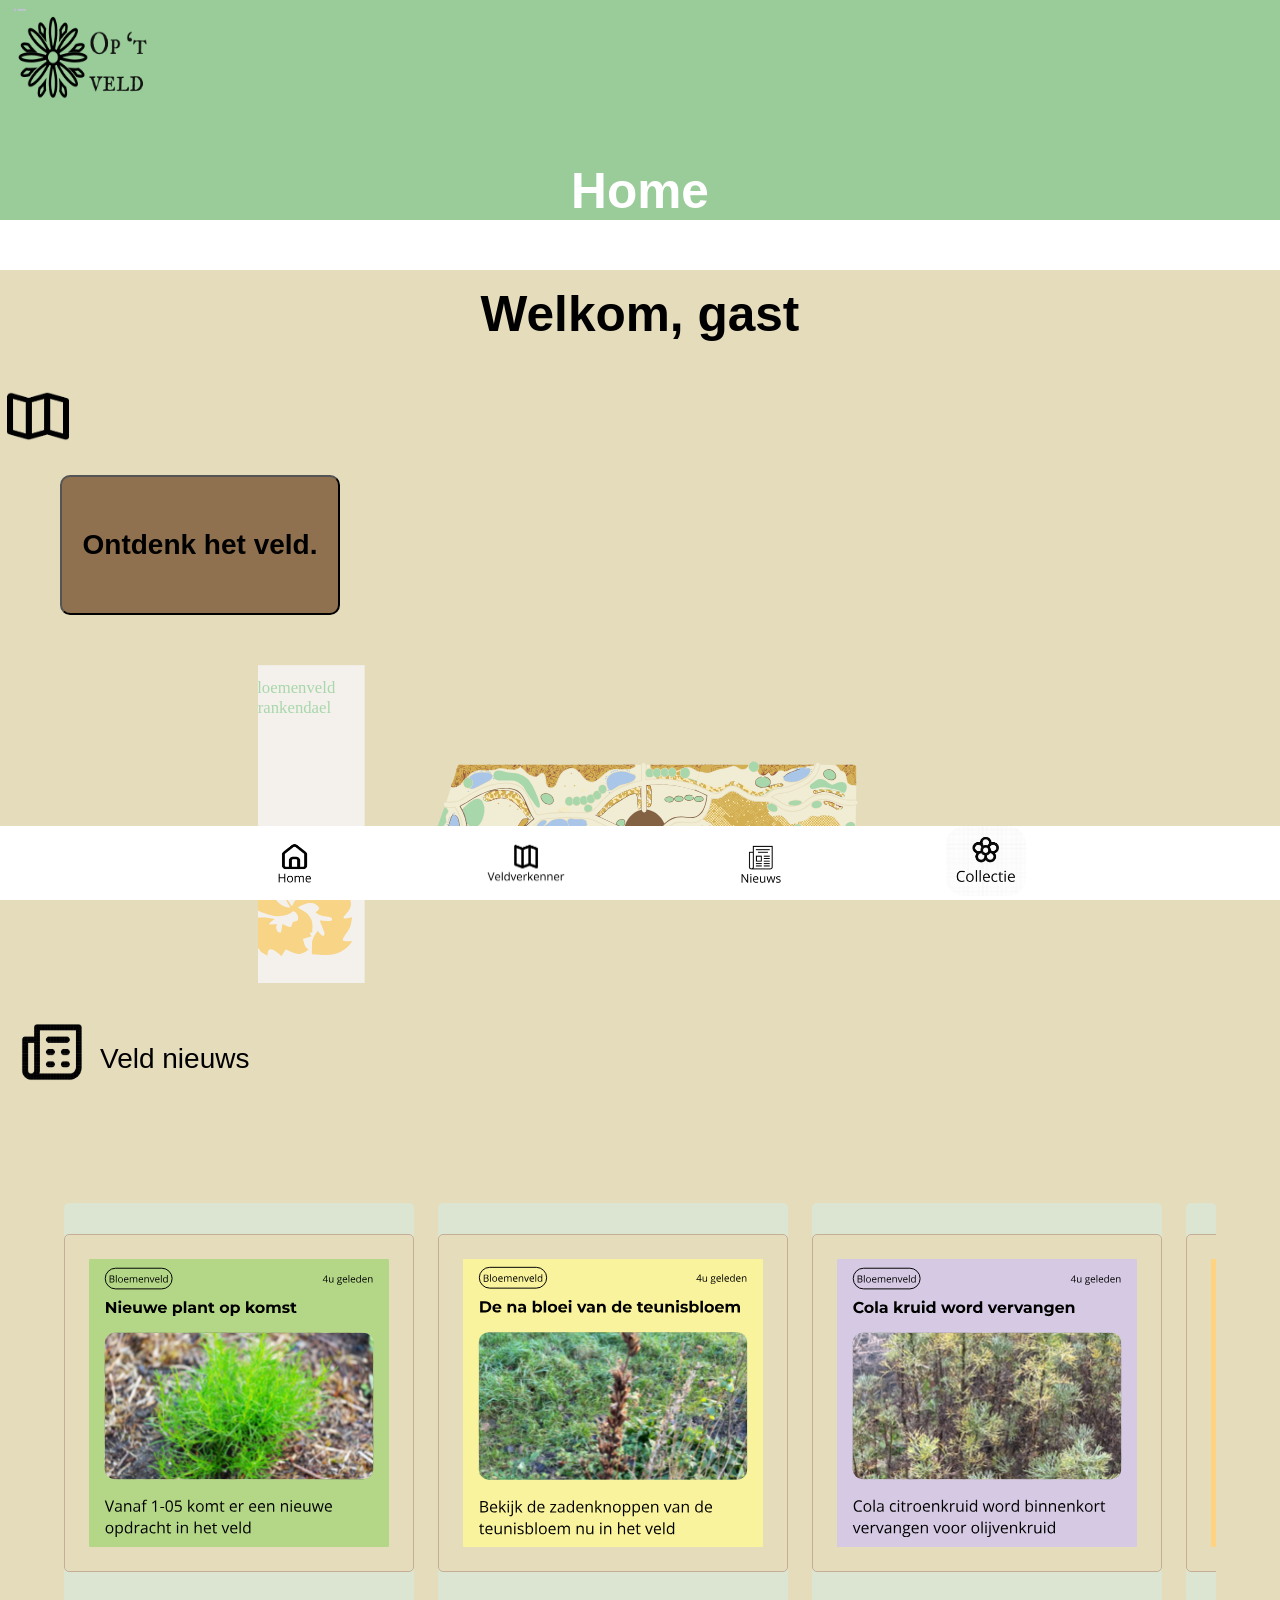
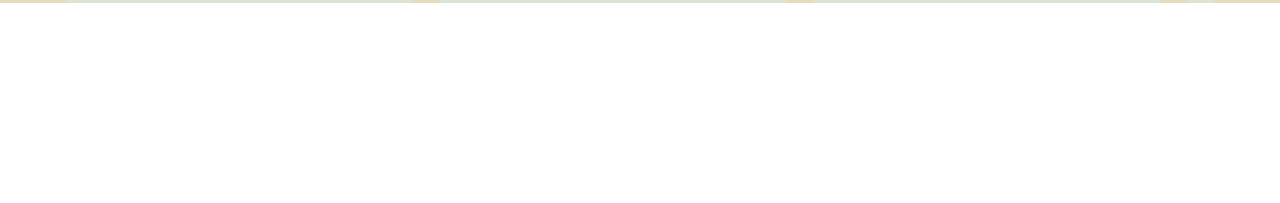
<file: index.html>
<!DOCTYPE html>
<html lang="en">
<head>
    <meta charset="UTF-8">
    <meta name="viewport" content="width=device-width initial-scale=1.0">
    <title>Homepage</title>
    <link rel="stylesheet" href="CSS/styles.css">
</head>
<body>

    <!-- Header containing the website logo and page title -->
    <header>
        <img class="Logo" src="Images/LOGO2-removebg-preview.png" alt="Logo">
        <h1>Home</h1>
    </header>

    <!-- Main content of the homepage -->
    <main>

        <!-- Welcome message for the guest user -->
        <h1 class="welkom">Welkom, gast</h1>

        <!-- Section containing the introduction and link to the field explorer -->
         <img class="logo" src="Images/Vector.png" alt="">
        <section class="BC">
            <a href="veldverkenner.html">
                <button class="veldbutton"><strong>Ontdenk het veld.</strong></button>
            </a>
        </section>

        <br>

        <!-- Image of the flower field map -->
         <a href="veldverkenner.html">
        <div class="box">
            <img class="Map" src="Images/Bloemenveld_kaart.svg" alt="Kaart van het bloemenveld">
        </div></a>

        <!-- Heading for the field news section -->
        <section class="veld-nieuws">
            <img class="icon2" src="Images/veldverkenner1.png.png" alt="">
            <p>Veld nieuws</p>
        </section>

        <!-- Carousel displaying different locations and spots -->
        <section class="carousel">

            <!-- Track containing the carousel items -->
            <div class="carousel-track">

                <!-- Group of cards linking to different locations -->
                <div class="group">

                    <!-- Link to Coffeecompany -->
                    <a href="https://coffeecompany.nl/locations/wibautstraat-7/">
                        <div class="card">
                            <img class="spots" src="Images/Frame68.svg" alt="image of a coffee spot">
                        </div>
                    </a>

                    <!-- Link to campus relaxation spots -->
                    <a href="https://hvana.nl/nieuws/dit-zijn-de-plekken-om-te-chillen-op-de-campus">
                        <div class="card">
                            <img class="spots" src="Images/Frame79.svg" alt="image of a business building">
                        </div>
                    </a>

                    <!-- Link to the Wibauthuis library -->
                    <a href="https://www.hva.nl/locaties/wibauthuis-bibliotheek">
                        <div class="card">
                            <img class="spots" src="Images/Frame81.svg" alt="image of a library">
                        </div>
                    </a>

                    <!-- Link to the Benno Premselahuis -->
                    <a href="https://www.hva.nl/locaties/benno-premselahuis">
                        <div class="card">
                            <img class="spots" src="Images/Frame82.svg" alt="image of the BPH house">
                        </div>
                    </a>

                </div>
            </div>
        </section>

    </main>

    <!-- Footer containing the main navigation links -->
    <footer class="navfooter">

        <!-- Navigation link to the homepage -->
        <a href="index.html" class="nav item">
            <img class="NF" src="Images/Home.PNG" alt="Home">
        </a>

        <!-- Navigation link to the field explorer -->
        <a href="veldverkenner.html" class="nav item">
            <img class="NG" src="Images/Veldverkenner.PNG" alt="Veldverkenner">
        </a>

        <!-- Navigation link to the news page -->
        <a href="" class="nav item">
            <img class="NF" src="Images/news.PNG" alt="Nieuws">
        </a>

        <!-- Navigation link to the collection page -->
        <a href="collectie.html" class="nav item">
            <img class="NF" src="Images/collectie.PNG" alt="Collectie">
        </a>

    </footer>

</body>
</html>
</file>
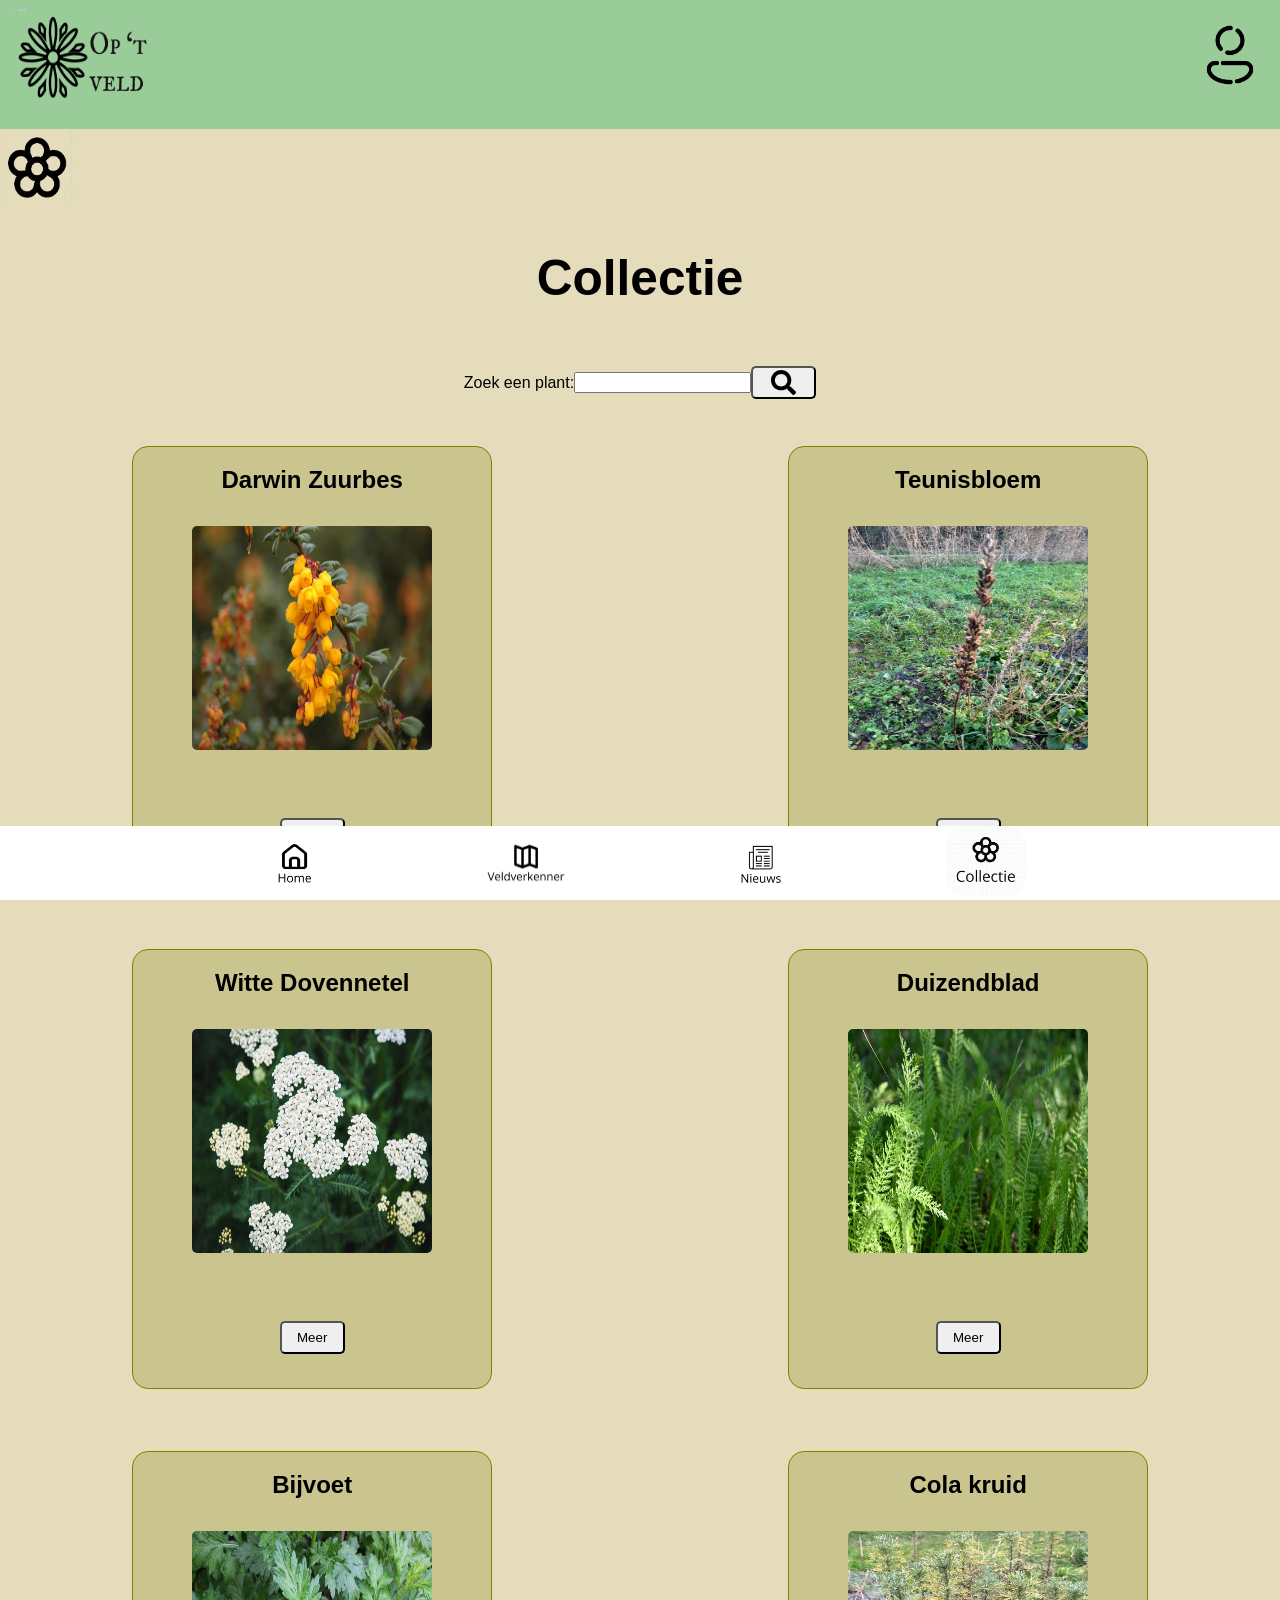
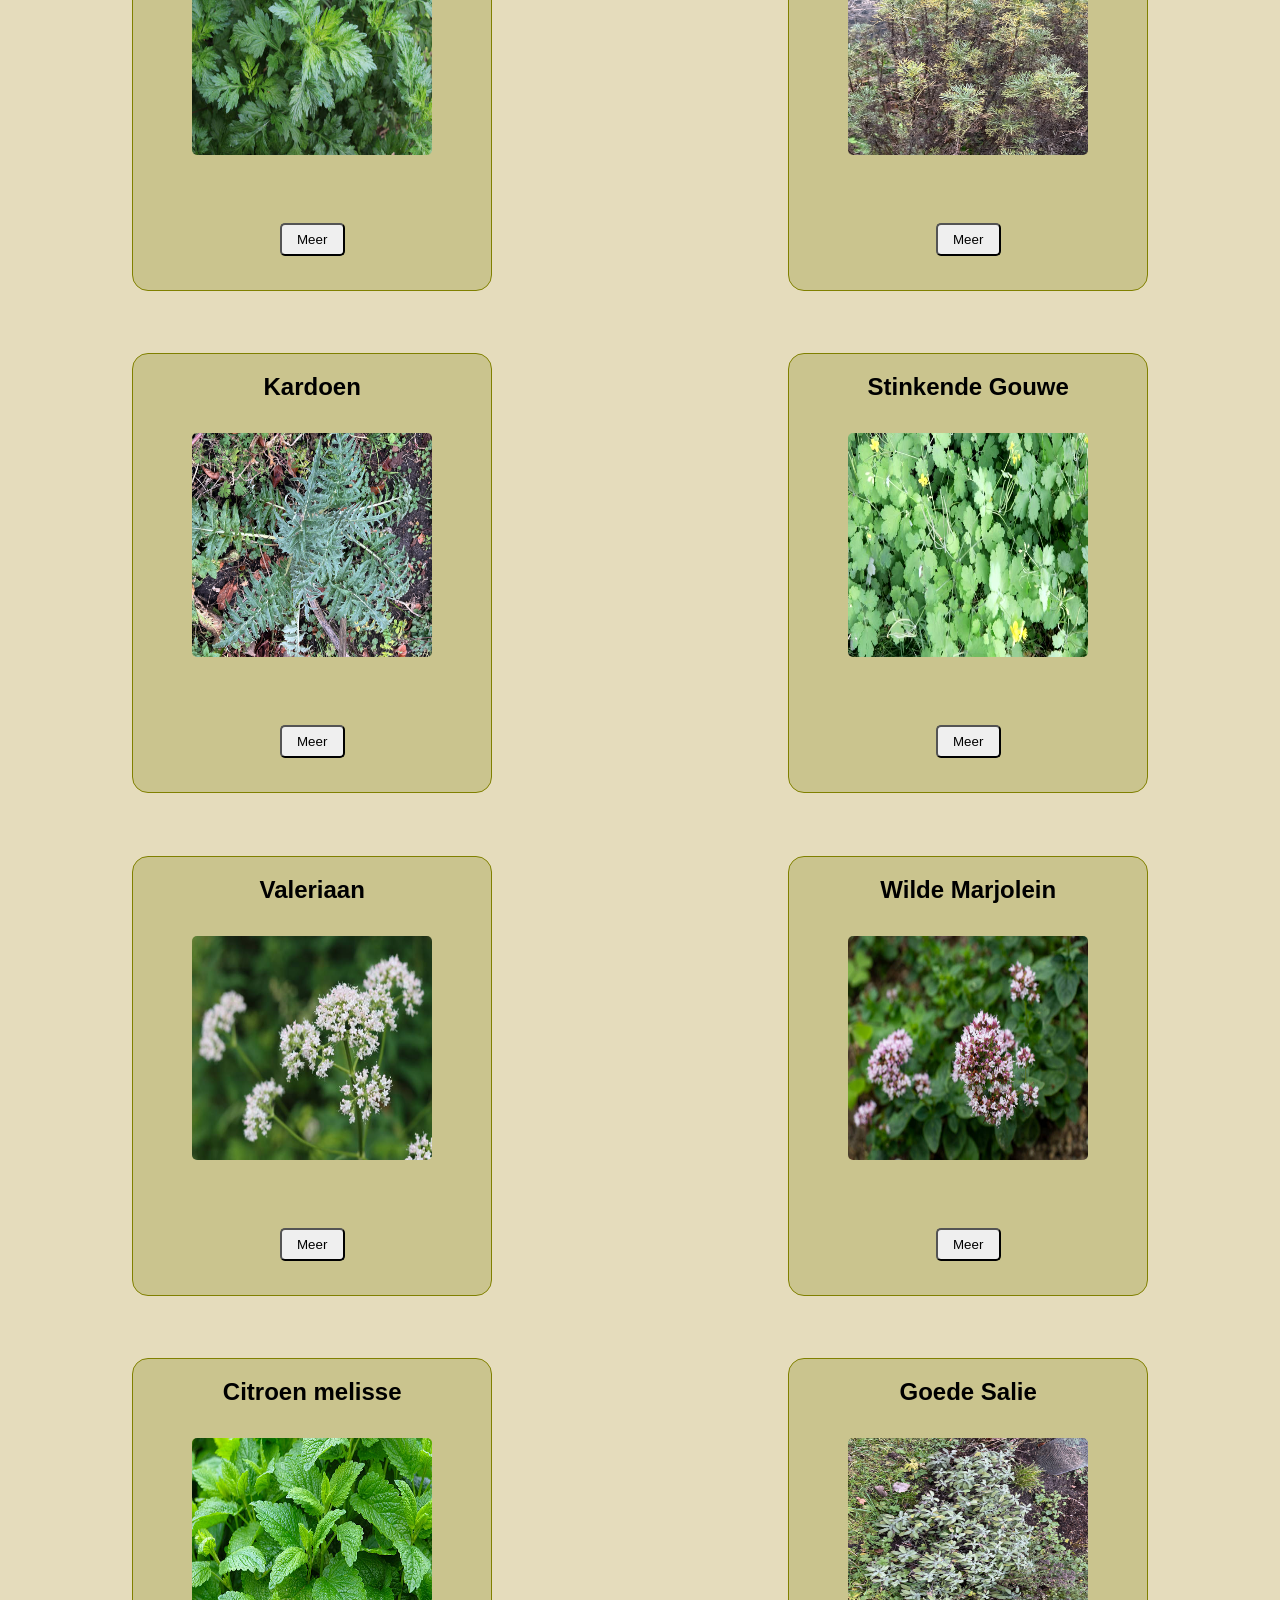
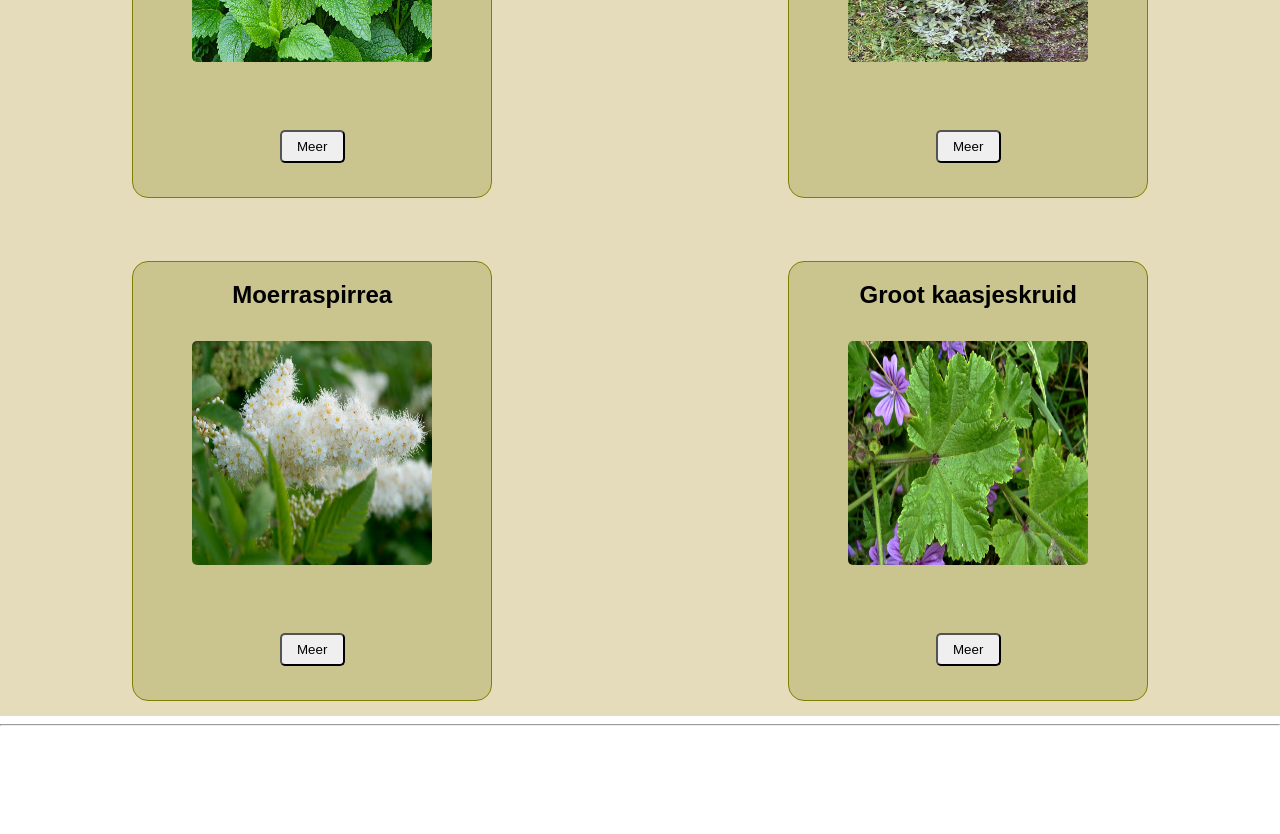
<file: collectie.html>
<!DOCTYPE html>
<html lang="en">
<head>
    <meta charset="UTF-8">
    <meta name="viewport" content="width=device-width, initial-scale=1.0">
    <title>Collectie</title> 
    <link rel="stylesheet" href="CSS/styles2.css">
    <script defer src="./script.js"></script>
</head>

<body>

    <!-- Header containing the website logo and guest icon -->
    <header>
        <img class="Logo" src="Images/LOGO2-removebg-preview.png" alt="Logo">
        <img class="Gast" src="Images/gast-removebg-preview.png" alt="Gast">
    </header>

    <!-- Main content of the collection page -->
    <main>

        <!-- Introduction and title of the flower collection -->
        <section class="BC">
            <img class="logo" src="Images/Logo-removebg-preview.PNG" alt="">
            <h1>Collectie</h1>
        </section>

        <br>

        <!-- Search field for finding plants in the collection -->
        <div class="Searchbar">

            <label for="site-search">Zoek een plant:</label>

            <input type="search" id="site-search" name="q">

            <!-- Search button containing a magnifying glass icon -->
            <button class="Searchbutton">
                <svg viewBox="0 0 512 512" width="25" title="search">
                    <path d="M505 442.7L405.3 343c-4.5-4.5-10.6-7-17-7H372c27.6-35.3 44-79.7 44-128C416 93.1 322.9 0 208 0S0 93.1 0 208s93.1 208 208 208c48.3 
                    0 92.7-16.4 128-44v16.3c0 6.4 2.5 12.5 7 17l99.7 99.7c9.4 9.4 24.6 9.4 33.9 0l28.3-28.3c9.4-9.4 9.4-24.6.1-34zM208 
                    336c-70.7 0-128-57.2-128-128 0-70.7 57.2-128 128-128 70.7 0 128 57.2 128 128 0 70.7-57.2 128-128 128z" />
                </svg>
            </button>
        </div>

        <!-- First group of flower cards -->
        <section class="col-container">

            <!-- Flower card: Darwin Zuurbes -->
            <article class="flower-card">
                <div>
                    <h2>Darwin Zuurbes</h2>
                    <img class="tb" src="Images/DarwinZuurbes.png" alt="Darwin Zuurbes">
                    <button>Meer</button>
                </div>
                <div>
                    <p>Lorem ipsum dolor sit amet, consectetur adipiscing elit, sed do eiusmod tempor incididunt ut labore et dolore magna aliqua. Ut enim ad minim veniam, quis nostrud exercitation ullamco laboris nisi ut aliquip ex ea commodo consequat. Duis aute irure dolor in reprehenderit in voluptate velit esse cillum dolore eu fugiat nulla pariatur. Excepteur sint occaecat cupidatat non proident, sunt in culpa qui officia deserunt mollit anim id est laborum.</p>
                    <button aria-label="verberg de details">X</button>
                </div>
            </article>

            <!-- Flower card: Teunisbloem -->
            <article class="flower-card">
                <div>
                    <h2>Teunisbloem</h2>
                    <img class="tb" src="Images/Teunisbloem.jpg" alt="Teunisbloem">
                    <button>Meer</button>
                </div>
                <div>
                    <p>Lorem ipsum dolor sit amet, consectetur adipiscing elit, sed do eiusmod tempor incididunt ut labore et dolore magna aliqua. Ut enim ad minim veniam, quis nostrud exercitation ullamco laboris nisi ut aliquip ex ea commodo consequat. Duis aute irure dolor in reprehenderit in voluptate velit esse cillum dolore eu fugiat nulla pariatur. Excepteur sint occaecat cupidatat non proident, sunt in culpa qui officia deserunt mollit anim id est laborum.</p>
                    <button aria-label="verberg de details">X</button>
                </div>
            </article>

            <!-- Flower card: Witte Dovennetel -->
            <article class="flower-card">
                <div>
                    <h2>Witte Dovennetel</h2>
                    <img class="tb" src="Images/Wittedovennetel.png" alt="Witte Dovennetel">
                    <button>Meer</button>
                </div>
                <div>
                    <p>Lorem ipsum dolor sit amet, consectetur adipiscing elit, sed do eiusmod tempor incididunt ut labore et dolore magna aliqua. Ut enim ad minim veniam, quis nostrud exercitation ullamco laboris nisi ut aliquip ex ea commodo consequat. Duis aute irure dolor in reprehenderit in voluptate velit esse cillum dolore eu fugiat nulla pariatur. Excepteur sint occaecat cupidatat non proident, sunt in culpa qui officia deserunt mollit anim id est laborum.</p>
                    <button aria-label="verberg de details">X</button>
                </div>
            </article>

        

        <!-- Second group of flower cards -->
        

            <!-- Flower card: Duizendblad -->
            <article class="flower-card">
                <div>
                    <h2>Duizendblad</h2>
                    <img class="tb" src="Images/Duizendblad.png" alt="Duizendblad">
                    <button>Meer</button>
                </div>
                <div>
                    <p>Lorem ipsum dolor sit amet, consectetur adipiscing elit, sed do eiusmod tempor incididunt ut labore et dolore magna aliqua. Ut enim ad minim veniam, quis nostrud exercitation ullamco laboris nisi ut aliquip ex ea commodo consequat. Duis aute irure dolor in reprehenderit in voluptate velit esse cillum dolore eu fugiat nulla pariatur. Excepteur sint occaecat cupidatat non proident, sunt in culpa qui officia deserunt mollit anim id est laborum.</p>
                    <button aria-label="verberg de details">X</button>
                </div>
            </article>

            <!-- Flower card: Bijvoet -->
            <article class="flower-card">
                <div>
                    <h2>Bijvoet</h2>
                    <img class="tb" src="Images/BijvoetAlsem.png" alt="Bijvoet">
                    <button>Meer</button>
                </div>
                <div>
                    <p>Lorem ipsum dolor sit amet, consectetur adipiscing elit, sed do eiusmod tempor incididunt ut labore et dolore magna aliqua. Ut enim ad minim veniam, quis nostrud exercitation ullamco laboris nisi ut aliquip ex ea commodo consequat. Duis aute irure dolor in reprehenderit in voluptate velit esse cillum dolore eu fugiat nulla pariatur. Excepteur sint occaecat cupidatat non proident, sunt in culpa qui officia deserunt mollit anim id est laborum.</p>
                    <button aria-label="verberg de details">X</button>
                </div>
            </article>

            <!-- Flower card: Cola kruid -->
            <article class="flower-card">
                <div>
                    <h2>Cola kruid</h2>
                    <img class="tb" src="Images/Colacitroen kruid.jpg" alt="Cola kruid">
                    <button>Meer</button>
                </div>
                <div>
                    <p>Lorem ipsum dolor sit amet, consectetur adipiscing elit, sed do eiusmod tempor incididunt ut labore et dolore magna aliqua. Ut enim ad minim veniam, quis nostrud exercitation ullamco laboris nisi ut aliquip ex ea commodo consequat. Duis aute irure dolor in reprehenderit in voluptate velit esse cillum dolore eu fugiat nulla pariatur. Excepteur sint occaecat cupidatat non proident, sunt in culpa qui officia deserunt mollit anim id est laborum.</p>
                    <button aria-label="verberg de details">X</button>
                </div>
            </article>

        

        <!-- Third group of flower cards -->
        

            <!-- Flower card: Kardoen -->
            <article class="flower-card">
                <div>
                    <h2>Kardoen</h2>
                    <img class="tb" src="Images/Kardoen.PNG.png" alt="Kardoen">
                    <button>Meer</button>
                </div>
                <div>
                    <p>Lorem ipsum dolor sit amet, consectetur adipiscing elit, sed do eiusmod tempor incididunt ut labore et dolore magna aliqua. Ut enim ad minim veniam, quis nostrud exercitation ullamco laboris nisi ut aliquip ex ea commodo consequat. Duis aute irure dolor in reprehenderit in voluptate velit esse cillum dolore eu fugiat nulla pariatur. Excepteur sint occaecat cupidatat non proident, sunt in culpa qui officia deserunt mollit anim id est laborum.</p>
                    <button aria-label="verberg de details">X</button>
                </div>
            </article>

            <!-- Flower card: Stinkende Gouwe -->
            <article class="flower-card">
                <div>
                    <h2>Stinkende Gouwe</h2>
                    <img class="tb" src="Images/StinkendeGouwe.png" alt="Stinkende Gouwe">
                    <button>Meer</button>
                </div>
                <div>
                    <p>Lorem ipsum dolor sit amet, consectetur adipiscing elit, sed do eiusmod tempor incididunt ut labore et dolore magna aliqua. Ut enim ad minim veniam, quis nostrud exercitation ullamco laboris nisi ut aliquip ex ea commodo consequat. Duis aute irure dolor in reprehenderit in voluptate velit esse cillum dolore eu fugiat nulla pariatur. Excepteur sint occaecat cupidatat non proident, sunt in culpa qui officia deserunt mollit anim id est laborum.</p>
                    <button aria-label="verberg de details">X</button>
                </div>
            </article>

            <!-- Flower card: Valeriaan -->
            <article class="flower-card">
                <div>
                    <h2>Valeriaan</h2>
                    <img class="tb" src="Images/Valeriaan.png" alt="Valeriaan">
                    <button>Meer</button>
                </div>
                <div>
                    <p>Lorem ipsum dolor sit amet, consectetur adipiscing elit, sed do eiusmod tempor incididunt ut labore et dolore magna aliqua. Ut enim ad minim veniam, quis nostrud exercitation ullamco laboris nisi ut aliquip ex ea commodo consequat. Duis aute irure dolor in reprehenderit in voluptate velit esse cillum dolore eu fugiat nulla pariatur. Excepteur sint occaecat cupidatat non proident, sunt in culpa qui officia deserunt mollit anim id est laborum.</p>
                    <button aria-label="verberg de details">X</button>
                </div>
            </article>

        

        <!-- Fourth group of flower cards -->
        

            <!-- Flower card: Wilde Marjolein -->
            <article class="flower-card">
                <div>
                    <h2>Wilde Marjolein</h2>
                    <img class="tb" src="Images/WildMarjolein.png" alt="Wilde Marjolein">
                    <button>Meer</button>
                </div>
                <div>
                    <p>Lorem ipsum dolor sit amet, consectetur adipiscing elit, sed do eiusmod tempor incididunt ut labore et dolore magna aliqua. Ut enim ad minim veniam, quis nostrud exercitation ullamco laboris nisi ut aliquip ex ea commodo consequat. Duis aute irure dolor in reprehenderit in voluptate velit esse cillum dolore eu fugiat nulla pariatur. Excepteur sint occaecat cupidatat non proident, sunt in culpa qui officia deserunt mollit anim id est laborum.</p>
                    <button aria-label="verberg de details">X</button>
                </div>
            </article>

            <!-- Flower card: Citroen melisse -->
            <article class="flower-card">
                <div>
                    <h2>Citroen melisse</h2>
                    <img class="tb" src="Images/Citroenmelisse.png" alt="Citroen melisse">
                    <button>Meer</button>
                </div>
                <div>
                    <p>Lorem ipsum dolor sit amet, consectetur adipiscing elit, sed do eiusmod tempor incididunt ut labore et dolore magna aliqua. Ut enim ad minim veniam, quis nostrud exercitation ullamco laboris nisi ut aliquip ex ea commodo consequat. Duis aute irure dolor in reprehenderit in voluptate velit esse cillum dolore eu fugiat nulla pariatur. Excepteur sint occaecat cupidatat non proident, sunt in culpa qui officia deserunt mollit anim id est laborum.</p>
                    <button aria-label="verberg de details">X</button>
                </div>
            </article>

            <!-- Flower card: Goede Salie -->
            <article class="flower-card">
                <div>
                    <h2>Goede Salie</h2>
                    <img class="tb" src="Images/GoedeSalie.png" alt="Goede Salie">
                    <button>Meer</button>
                </div>
                <div>
                    <p>Lorem ipsum dolor sit amet, consectetur adipiscing elit, sed do eiusmod tempor incididunt ut labore et dolore magna aliqua. Ut enim ad minim veniam, quis nostrud exercitation ullamco laboris nisi ut aliquip ex ea commodo consequat. Duis aute irure dolor in reprehenderit in voluptate velit esse cillum dolore eu fugiat nulla pariatur. Excepteur sint occaecat cupidatat non proident, sunt in culpa qui officia deserunt mollit anim id est laborum.</p>
                    <button aria-label="verberg de details">X</button>
                </div>
            </article>

        

        <!-- Fifth group of flower cards -->
        

            <!-- Flower card: Moerraspirrea -->
            <article class="flower-card">
                <div>
                    <h2>Moerraspirrea</h2>
                    <img class="tb" src="Images/Moerraspirea.png" alt="Moerraspirrea">
                    <button>Meer</button>
                </div>
                <div>
                    <p>Lorem ipsum dolor sit amet, consectetur adipiscing elit, sed do eiusmod tempor incididunt ut labore et dolore magna aliqua. Ut enim ad minim veniam, quis nostrud exercitation ullamco laboris nisi ut aliquip ex ea commodo consequat. Duis aute irure dolor in reprehenderit in voluptate velit esse cillum dolore eu fugiat nulla pariatur. Excepteur sint occaecat cupidatat non proident, sunt in culpa qui officia deserunt mollit anim id est laborum.</p>
                    <button aria-label="verberg de details">X</button>
                </div>
            </article>

            <!-- Flower card: Groot kaasjeskruid -->
            <article class="flower-card">
                <div>
                    <h2>Groot kaasjeskruid</h2>
                    <img class="tb" src="Images/Grotekaasjeskruid.png" alt="Groot kaasjeskruid">
                    <button>Meer</button>
                </div>
                <div>
                    <p>Lorem ipsum dolor sit amet, consectetur adipiscing elit, sed do eiusmod tempor incididunt ut labore et dolore magna aliqua. Ut enim ad minim veniam, quis nostrud exercitation ullamco laboris nisi ut aliquip ex ea commodo consequat. Duis aute irure dolor in reprehenderit in voluptate velit esse cillum dolore eu fugiat nulla pariatur. Excepteur sint occaecat cupidatat non proident, sunt in culpa qui officia deserunt mollit anim id est laborum.</p>
                    <button aria-label="verberg de details">X</button>
                </div>
            </article>
        </section>

    </main>

    <!-- Horizontal divider between the main content and footer -->
    <hr>

    <!-- Footer containing the main navigation links -->
    <footer class="navfooter">

        <!-- Navigation link to the homepage -->
        <a href="index.html" class="nav item">
            <img class="NF" src="Images/Home.PNG" alt="Home">
        </a>

        <!-- Navigation link to the field explorer -->
        <a href="veldverkenner.html" class="nav item">
            <img class="NG" src="Images/Veldverkenner.PNG" alt="Veldverkenner">
        </a>

        <!-- Navigation link to the news page -->
        <a href="" class="nav item">
            <img class="NF" src="Images/news.PNG" alt="Nieuws">
        </a>

        <!-- Navigation link to the collection page -->
        <a href="collectie.html" class="nav item">
            <img class="NF" src="Images/collectie.PNG" alt="Collectie">
        </a>

    </footer>

</body>
</html>
</file>
<file: CSS/styles.css>
body{
    padding-bottom: 100px;
    font-family: sans-serif;
    margin: 0;

}

header{
    background-color:  #99cc99
}

main{
    background-color: #e5dcbc
}

.Logo{
    width: 180px;
    height: 125px;
}

h1{
    text-align: center;
    color: white;
    font-size: clamp(2rem, 1.5rem + 2vw, 3.5rem);
}

h2{
    font-size: clamp(2rem, 1.5rem + 2vw, 3.5rem);
}

p{
   font-size: clamp(1rem, 0.75rem + 2vw, 1.75rem); 
}

.veldbutton{
    border-radius: 10px;
    width: 10em;
    height: 5em;
    background-color: #8f704f;
    margin: 15px;
}
.welkom{
    text-align: center;
    margin-top: 50px;
    color: black;
    padding: 15px;
}

.logo{
    display: inline-flex;
    width: 75px;
}


.BC {
    margin: 15px;
    display: flex;
    text-align: left;
    gap: 10px;
}

.veld-nieuws{
    margin: 15px;
    display: flex;
    gap: 10px;
    margin-top: 32px;
}

.icon2{
    width: 75px;
    height: 75px;
}

.box{
    display: flex;
    justify-content: center;
    margin: 0 auto;
    background-image:#cfc7a9;
    width: 375px;
    height: 275px;
    border-radius: 5px;

}

.archive {
  padding: 3rem 0;
  
}

.archive-header {
  display: flex;
  align-items: center;
  justify-content: space-between;
  position: relative;
}

.scroll{
    text-align: center;
}


.clickthis{
    text-align: center;
}


footer{
    padding: 0 var(--page-padding) 4rem;
}

footer hr{
    width: min(48rem, 100%);
    margin: 0 auto;

    border: none;
    border-top: 1px solid rgb(244 244 241 / 15%);
}

.bye{
    text-align: center;
    margin-top: 100px;

}

.Contact{
    list-style: none;
    display: flex;
    padding: 15px;
    gap: 100px;
    justify-content: center;
    text-decoration: none;
}

.Contact a{
    text-decoration: none;

    transition: color 0.3s ease;
}

.Contact a svg.contact-icon {
    width: 1em;
    height: 1em;

    margin-right: 0.4em;

    vertical-align: -0.12em;
}

.Contact a:hover,
.Contact a:focus-visible{
    color: pink;

    text-decoration: underline;
    text-underline-offset: 0.3em;
}

.carousel {
  margin: 100px auto;
  width: 90%;
  overflow: scroll;
  scrollbar-width: none;
  border-radius: 5px;
  
}

.carousel-track {
  display: flex;
  align-items: center;
  width: max-content;
}


.card{
    width: 100%;
    height: 400px;
    font-size: 3em;
    border-radius: 5px;
    text-align: center;
    align-content: center;
    background-color: #DCE5D2;
}

.spots{
    width: 300px;
    height: 6em;
    padding: 0.5em;
    border-radius: 5px;
    align-content: center;
    object-fit: cover;
    display: block;
    border-radius: 5px;
    border:solid 1px #c5ae95;
    background-color: #e5dcbc;
}

.group {
  display: flex;
  align-items: center;
  gap: 1.5em;
}

@keyframes spin {
  from { translate: 0; }
  to { translate: calc(-50% - 0.75em); }
}




.navfooter{
    display: flex;
    align-items: center;
    justify-content: center;
    gap: 0.3em;
    position: fixed;
    bottom: 0;
    width: 100%;
    z-index: 1000;
    background-color: white;
}
    


.NF{
    width: 80px;
    border-radius: 25%;
}
.NG{
    width: 100px;
    border-radius: 25%;
}



@media(min-width:768px) {
    
    .navfooter{
    gap: 9em;

    
}
.box{
    width: 62.5rem;
    height: 20rem;
}

.Map{
    width: 47.8rem;
}


.veldbutton{
font-size: clamp(1rem, 0.75rem + 2vw, 1.75rem); 
}

.BC{
    padding-left: 30px;
}


}
</file>
<file: CSS/styles2.css>
body{
    padding-bottom: 100px;
    font-family: sans-serif;
    margin: 0;
}
header{
    background-color: #99cc99
}

h1{
    text-align: center;
    font-size: clamp(2rem, 1.5rem + 2vw, 3.5rem);
}


.Logo{
    width: 180px;
    height: 125px;
}

.VeldIcoon{
    width: 75px;
    margin-top: 15px;
}
.Gast{
    width: 70px;
    height: 70px;
    float: right;
    margin-top: 20px;
    border-radius: 15%;
    padding-right: 15px;
}

.logo{
    width: 75px;
    height: 75px;
}



.BC>p {
    display: flex;
    justify-content: center;
    align-items: center;
    gap: 10px;
    font-size: 30px;
}

.Searchbar{
    display: flex;
    justify-content: center;
    align-items: center;
}

.Searchbutton{
    display: flex;
    justify-content: center;
    align-items: center;
    margin: 0;
}
    

.introkaart{
    text-align: center;
    font-family: Arial, Helvetica, sans-serif;
}

#map{
    width: 100%;
    height: 600px;
    position: relative;
    z-index: 1;
}

h3,h4{
    text-align: center;
}

main{
    background-color: #e5dcbc
}



.legenda1{
    display: inline-flex;
    width: 50px;
    margin: 15px;
    margin-bottom: 50px;
    margin-top: 50px;
    border-radius: 100%;
}

.legenda{
    display: inline-flex;
    width: 100px;
    margin: 15px;
    margin-bottom: 50px;
    margin-top: 50px;
    border-radius: 100%;
    padding-left: 15px;
}

.col-container{
    display: grid;
    gap: 2em;
    margin-top: 25px;
}

article{
  display: grid;
  place-items: center;


  /* transition: .5s; */

   transform:
    perspective(55em)
    rotateY(0deg);

  &.is-meer{
     transform:
    perspective(55em)
    rotateY(180deg);
  }
  
  button{
    margin: 0 auto;
  }

  transform-style: preserve-3d;

  @media(prefers-reduced-motion: no-preference){
    transition: 1s;
  }


  div{
    width: 20em;
    height: 25em;
    grid-column-start: 1;
    grid-row-start: 1;
    padding: 1.2em;

    backface-visibility: hidden;

    border-radius: 1em;
    border:solid 1px olive;
  }

  div:nth-of-type(1){
    display: grid;
    gap: 0.1em;

    background-color: rgb(202, 196, 142);
    
  }

  div:nth-of-type(2){
    background-color: rgb(168, 163, 115);

    rotate:y 180deg;
    
  }
  
  h2{
    margin: 0;
    text-align: center;
  }
}

.flower-card{
    border-radius: 5px;
    margin-top: 50px;
    margin: 15px;
}

.tb {
    width: 15em;
    height: 14em;
    border-radius: 5px;
    margin: 0 auto;
    margin-top: 15px;
    margin-bottom: 50px;
}

button{
    width: 65px;
    height: 33px;
    border-radius: 5px;
    margin: 0 auto;
    display: flex;
    align-items: center;
    justify-content: center;
}

.navfooter{
    display: flex;
    align-items: center;
    justify-content: center;
    gap: 0.3em;
    position: fixed;
    bottom: 0;
    width: 100%;
    z-index: 1000;
    background-color: white;
}

.NF{
    width: 80px;
    border-radius: 25%;
}
.NG{
    width: 100px;
    border-radius: 25%;
}



@media(min-width: 768px){
    .navfooter{
    gap: 9em;

}


.col-container{
    display: grid;
    grid-template-columns: repeat(2, minmax(0, 1fr));
    justify-items: center;
    gap: 2rem;
    margin-top: 32px;
}


}
</file>
